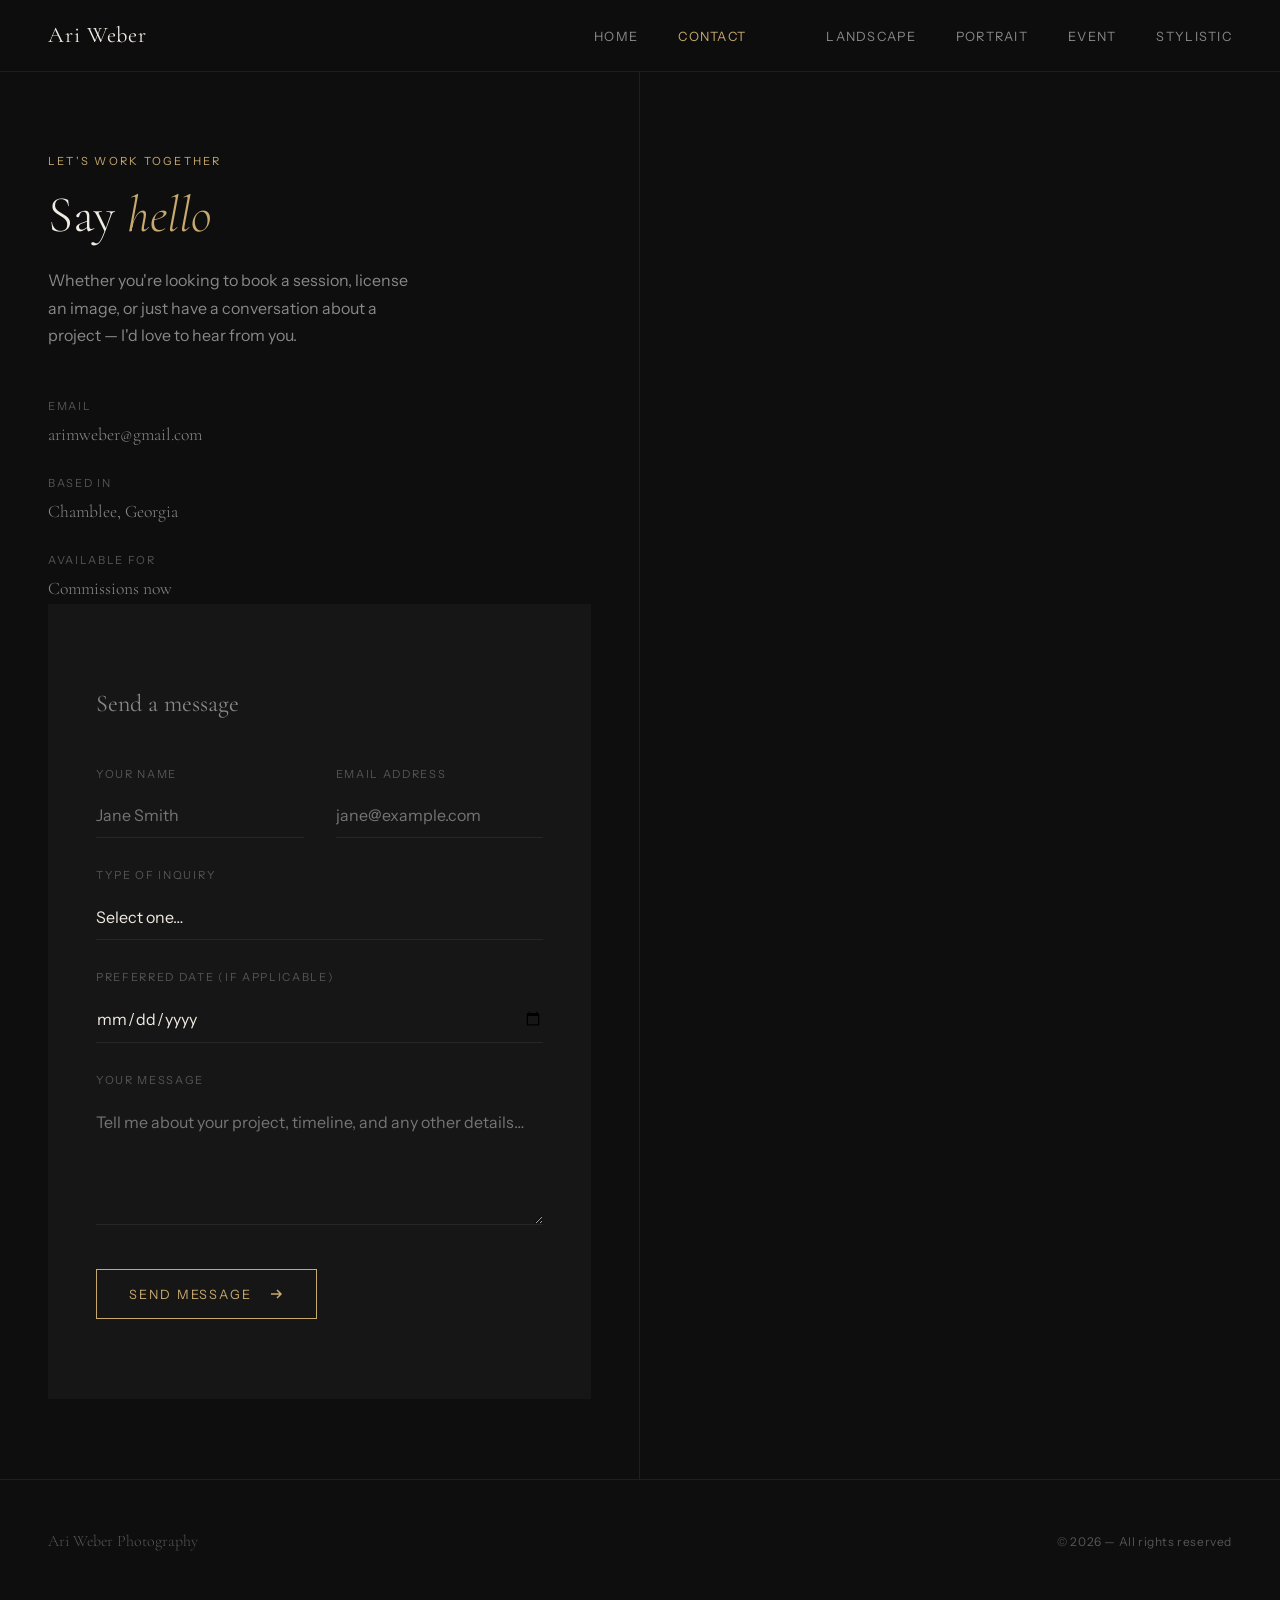
<file: pages/contact/index.html>
<!DOCTYPE html>
<html lang="en">

<head>
  <meta charset="UTF-8">
  <meta name="viewport" content="width=device-width, initial-scale=1.0">
  <title>Contact — Ari Weber Photography</title>
  <meta name="description" content="Book a photography session or get in touch.">
  <link rel="stylesheet" href="/css/style.css">
  <link rel="icon" href="/favicon.ico">

  <script type="application/ld+json">
{
  "@context": "https://schema.org",
  "@type": "BreadcrumbList",
  "itemListElement": [
    { "@type": "ListItem", "position": 1, "name": "Home", "item": "https://weberphoto.qzz.io" },
    { "@type": "ListItem", "position": 2, "name": "Contact", "item": "https://weberphoto.qzz.io/pages/contact" }
  ]
}
</script>
  <script async src="https://www.googletagmanager.com/gtag/js?id=G-SFC77JPPCZ"></script>
  <script>
    window.dataLayer = window.dataLayer || [];
    function gtag() { dataLayer.push(arguments); }
    gtag('js', new Date());

    gtag('config', 'G-SFC77JPPCZ');
  </script>
  <script type="text/javascript">
    (function (c, l, a, r, i, t, y) {
      c[a] = c[a] || function () { (c[a].q = c[a].q || []).push(arguments) };
      t = l.createElement(r); t.async = 1; t.src = "https://www.clarity.ms/tag/" + i;
      y = l.getElementsByTagName(r)[0]; y.parentNode.insertBefore(t, y);
    })(window, document, "clarity", "script", "w8kyhgi5ei");
  </script>
</head>

<body>

  <!-- ── Navigation ── -->
  <nav>
    <a href="/" class="nav-logo">Ari<span> </span>Weber</a>
    <ul class="nav-links">
      <li><a href="/">Home</a></li>
      <li><a href="/pages/contact" class="active">Contact</a></li>
      <li></li>
      <li><a href="/pages/landscape">Landscape</a></li>
      <li><a href="/pages/portrait">Portrait</a></li>
      <li><a href="/pages/event">Event</a></li>
      <li><a href="/pages/stylistic">Stylistic</a></li>
    </ul>
    <button class="nav-toggle" aria-label="Toggle menu">
      <span></span><span></span><span></span>
    </button>
  </nav>

  <main>
    <div class="contact-layout">

      <!-- ── Left: info ── -->
      <div class="contact-info">
        <div>
          <p class="section-label" style="margin-bottom:1rem;">Let's work together</p>
          <h1 class="contact-title">Say <em>hello</em></h1>
          <p class="contact-desc">
            Whether you're looking to book a session, license an image, or just have
            a conversation about a project — I'd love to hear from you.
          </p>
        </div>

        <div class="contact-detail">
          <div>
            <p class="contact-item-label">Email</p>
            <p class="contact-item-value">arimweber@gmail.com</p>
          </div>
          <div>
            <p class="contact-item-label">Based in</p>
            <p class="contact-item-value">Chamblee, Georgia</p>
          </div>
          <div>
            <p class="contact-item-label">Available for</p>
            <p class="contact-item-value">Commissions now</p>
          </div>
        </div>

        <div>
          <!-- <p class="contact-item-label" style="margin-bottom:1rem;">Follow</p>
          <div class="contact-social">
            <a href="https://instagram.com/yourhandle" target="_blank" rel="noopener" class="social-link">Instagram</a>
            <a href="https://vsco.co/yourhandle" target="_blank" rel="noopener" class="social-link">VSCO</a>
            <a href="https://500px.com/yourhandle" target="_blank" rel="noopener" class="social-link">500px</a>
          </div>
        </div> -->
      </div>

      <!-- ── Right: form ── -->
      <div class="contact-form-wrap">
        <p class="form-title">Send a message</p>

        <form id="contact-form" action="https://formspree.io/f/xqegjpjv" method="POST" novalidate>

          <!-- Formspree: redirect back here after submit -->
          <input type="hidden" name="_next" value="https://ari-weber.github.io/your-repo/pages/contact.html?sent=true">
          <!-- Formspree: custom email subject -->
          <input type="hidden" name="_subject" value="New inquiry from portfolio">
          <!-- Honeypot spam protection -->
          <input type="text" name="_gotcha" style="display:none">

          <div class="form-row">
            <div class="form-group">
              <label class="form-label" for="name">Your name</label>
              <input class="form-input" type="text" id="name" name="name" required autocomplete="name"
                placeholder="Jane Smith">
            </div>
            <div class="form-group">
              <label class="form-label" for="email">Email address</label>
              <input class="form-input" type="email" id="email" name="email" required autocomplete="email"
                placeholder="jane@example.com">
            </div>
          </div>

          <div class="form-group">
            <label class="form-label" for="subject">Type of inquiry</label>
            <select class="form-select" id="subject" name="subject">
              <option value="">Select one…</option>
              <option value="portrait-session">Portrait session</option>
              <option value="event-concert">Event / Concert</option>
              <option value="landscape-commission">Landscape commission</option>
              <option value="stylistic-project">Stylistic / Fine art project</option>
              <option value="licensing">Image licensing</option>
              <option value="other">Other</option>
            </select>
          </div>

          <div class="form-group">
            <label class="form-label" for="date">Preferred date (if applicable)</label>
            <input class="form-input" type="date" id="date" name="preferred_date">
          </div>

          <div class="form-group">
            <label class="form-label" for="message">Your message</label>
            <textarea class="form-textarea" id="message" name="message" required rows="5"
              placeholder="Tell me about your project, timeline, and any other details…"></textarea>
          </div>

          <div id="form-status" style="margin-bottom: 1rem; font-size: 0.85rem; display: none;"></div>

          <button type="submit" class="form-submit" id="submit-btn">
            Send message
            <svg viewBox="0 0 16 16" fill="none" stroke="currentColor" stroke-width="1.5">
              <path d="M3 8h10M9 4l4 4-4 4" />
            </svg>
          </button>

        </form>
      </div>

    </div>
  </main>

  <!-- ── Footer ── -->
  <footer>
    <p class="footer-brand">Ari Weber<span> </span>Photography</p>
    <p class="footer-copy">&copy; 2026 — All rights reserved</p>
  </footer>

  <script src="/js/main.js"></script>
  <script>
    // Handle success redirect (Formspree redirects back with ?sent=true)
    if (window.location.search.includes('sent=true')) {
      const status = document.getElementById('form-status');
      const form = document.getElementById('contact-form');
      if (form) form.style.display = 'none';
      if (status) {
        status.style.display = 'block';
        status.style.color = 'var(--accent)';
        status.style.fontSize = '1rem';
        status.innerHTML = '<p style="font-family:var(--serif);font-size:1.4rem;margin-bottom:0.5rem;">Message sent — thank you.</p><p style="color:var(--text-muted)">I\'ll be in touch within 48 hours.</p>';
      }
    }
  </script>

</body>

</html>
</file>
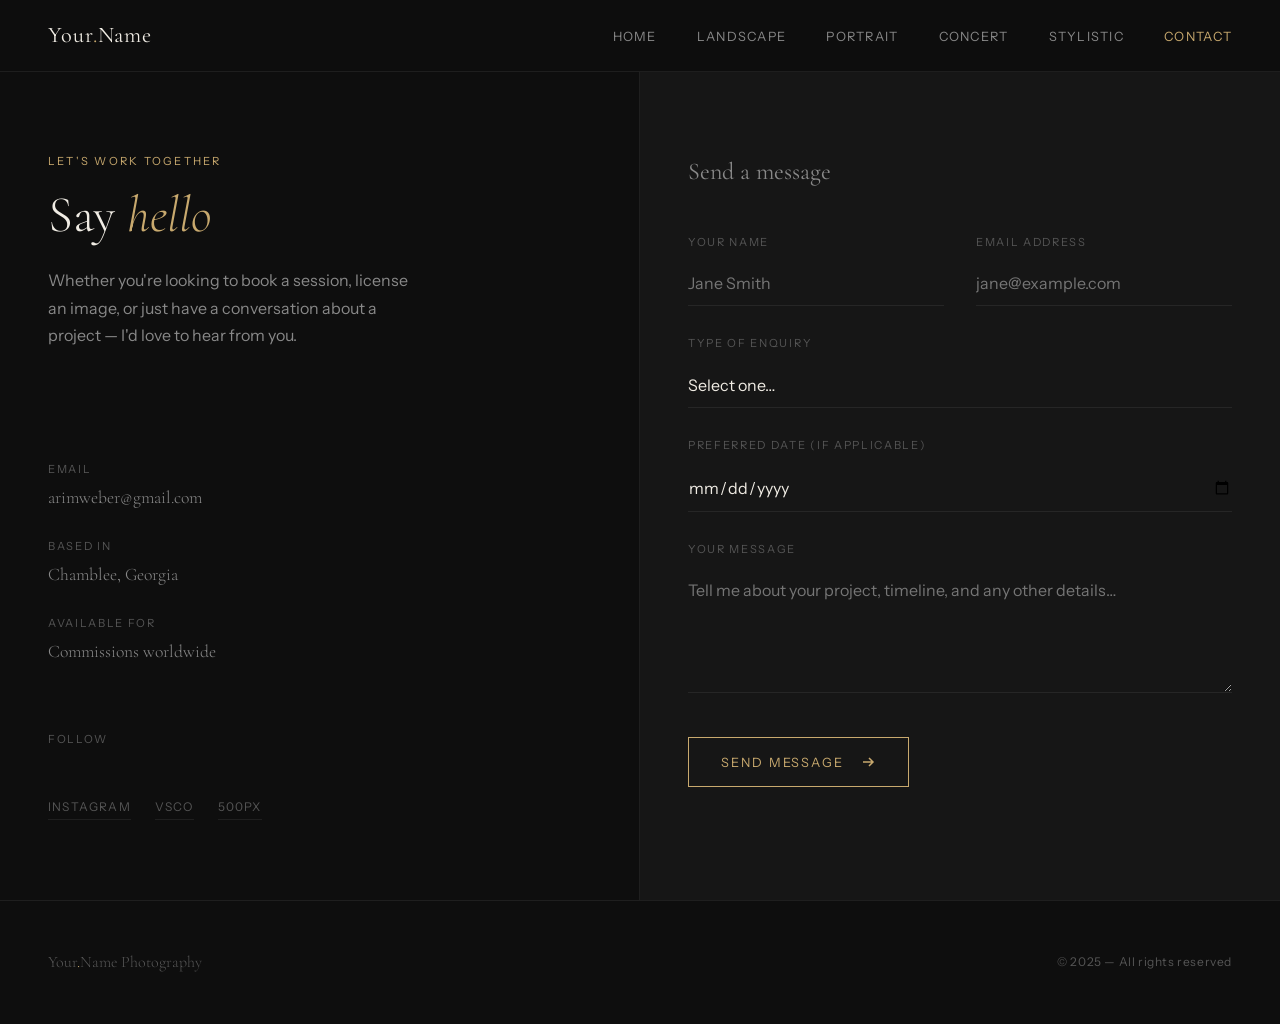
<file: pages/contact.html>
<!DOCTYPE html>
<html lang="en">
<head>
  <meta charset="UTF-8">
  <meta name="viewport" content="width=device-width, initial-scale=1.0">
  <title>Contact — Your Name Photography</title>
  <meta name="description" content="Book a photography session or get in touch.">
  <link rel="stylesheet" href="../css/style.css">

  <!-- Google tag (gtag.js) -->
<script async src="https://www.googletagmanager.com/gtag/js?id=G-SFC77JPPCZ"></script>
<script>
  window.dataLayer = window.dataLayer || [];
  function gtag(){dataLayer.push(arguments);}
  gtag('js', new Date());

  gtag('config', 'G-SFC77JPPCZ');
</script>
  <!-- Microsoft Clarity — paste your Clarity snippet here -->
</head>
<body>

  <!-- ── Navigation ── -->
  <nav>
    <a href="../index.html" class="nav-logo">Your<span>.</span>Name</a>
    <ul class="nav-links">
      <li><a href="../index.html">Home</a></li>
      <li><a href="landscape.html">Landscape</a></li>
      <li><a href="portrait.html">Portrait</a></li>
      <li><a href="concert.html">Concert</a></li>
      <li><a href="stylistic.html">Stylistic</a></li>
      <li><a href="contact.html" class="active">Contact</a></li>
    </ul>
    <button class="nav-toggle" aria-label="Toggle menu">
      <span></span><span></span><span></span>
    </button>
  </nav>

  <main>
    <div class="contact-layout">

      <!-- ── Left: info ── -->
      <div class="contact-info">
        <div>
          <p class="section-label" style="margin-bottom:1rem;">Let's work together</p>
          <h1 class="contact-title">Say <em>hello</em></h1>
          <p class="contact-desc">
            Whether you're looking to book a session, license an image, or just have 
            a conversation about a project — I'd love to hear from you.
          </p>
        </div>

        <div class="contact-detail">
          <div>
            <p class="contact-item-label">Email</p>
            <p class="contact-item-value">arimweber@gmail.com</p>
          </div>
          <div>
            <p class="contact-item-label">Based in</p>
            <p class="contact-item-value">Chamblee, Georgia</p>
          </div>
          <div>
            <p class="contact-item-label">Available for</p>
            <p class="contact-item-value">Commissions worldwide</p>
          </div>
        </div>

        <div>
          <p class="contact-item-label" style="margin-bottom:1rem;">Follow</p>
          <div class="contact-social">
            <a href="https://instagram.com/yourhandle" target="_blank" rel="noopener" class="social-link">Instagram</a>
            <a href="https://vsco.co/yourhandle" target="_blank" rel="noopener" class="social-link">VSCO</a>
            <a href="https://500px.com/yourhandle" target="_blank" rel="noopener" class="social-link">500px</a>
          </div>
        </div>
      </div>

      <!-- ── Right: form ── -->
      <div class="contact-form-wrap">
        <p class="form-title">Send a message</p>

        <!--
          ══════════════════════════════════════════════════════
          FORMSPREE SETUP (free, no server needed)

          1. Go to https://formspree.io and create a free account
          2. Create a new form — you'll get an endpoint like:
             https://formspree.io/f/xyzabcde
          3. Replace YOUR_FORM_ID below with that ID (just the letters/numbers part)
          4. Formspree will email you every submission for free (up to 50/month)
          5. To increase limits, upgrade at formspree.io (or try Web3Forms / Netlify Forms)

          Alternative: Web3Forms (https://web3forms.com) — also free, unlimited
          ══════════════════════════════════════════════════════
        -->

        <form id="contact-form" action="https://formspree.io/f/xqegjpjv" method="POST" novalidate>

          <!-- Formspree: redirect back here after submit -->
          <input type="hidden" name="_next" value="https://ari-weber.github.io/your-repo/pages/contact.html?sent=true">
          <!-- Formspree: custom email subject -->
          <input type="hidden" name="_subject" value="New enquiry from portfolio">
          <!-- Honeypot spam protection -->
          <input type="text" name="_gotcha" style="display:none">

          <div class="form-row">
            <div class="form-group">
              <label class="form-label" for="name">Your name</label>
              <input class="form-input" type="text" id="name" name="name" required autocomplete="name" placeholder="Jane Smith">
            </div>
            <div class="form-group">
              <label class="form-label" for="email">Email address</label>
              <input class="form-input" type="email" id="email" name="email" required autocomplete="email" placeholder="jane@example.com">
            </div>
          </div>

          <div class="form-group">
            <label class="form-label" for="subject">Type of enquiry</label>
            <select class="form-select" id="subject" name="subject">
              <option value="">Select one…</option>
              <option value="portrait-session">Portrait session</option>
              <option value="event-concert">Event / Concert</option>
              <option value="landscape-commission">Landscape commission</option>
              <option value="stylistic-project">Stylistic / Fine art project</option>
              <option value="licensing">Image licensing</option>
              <option value="other">Other</option>
            </select>
          </div>

          <div class="form-group">
            <label class="form-label" for="date">Preferred date (if applicable)</label>
            <input class="form-input" type="date" id="date" name="preferred_date">
          </div>

          <div class="form-group">
            <label class="form-label" for="message">Your message</label>
            <textarea class="form-textarea" id="message" name="message" required rows="5"
              placeholder="Tell me about your project, timeline, and any other details…"></textarea>
          </div>

          <div id="form-status" style="margin-bottom: 1rem; font-size: 0.85rem; display: none;"></div>

          <button type="submit" class="form-submit" id="submit-btn">
            Send message
            <svg viewBox="0 0 16 16" fill="none" stroke="currentColor" stroke-width="1.5">
              <path d="M3 8h10M9 4l4 4-4 4"/>
            </svg>
          </button>

        </form>
      </div>

    </div>
  </main>

  <!-- ── Footer ── -->
  <footer>
    <p class="footer-brand">Your<span>.</span>Name Photography</p>
    <p class="footer-copy">&copy; 2025 — All rights reserved</p>
  </footer>

  <script src="../js/main.js"></script>
  <script>
    // Handle success redirect (Formspree redirects back with ?sent=true)
    if (window.location.search.includes('sent=true')) {
      const status = document.getElementById('form-status');
      const form = document.getElementById('contact-form');
      if (form) form.style.display = 'none';
      if (status) {
        status.style.display = 'block';
        status.style.color = 'var(--accent)';
        status.style.fontSize = '1rem';
        status.innerHTML = '<p style="font-family:var(--serif);font-size:1.4rem;margin-bottom:0.5rem;">Message sent — thank you.</p><p style="color:var(--text-muted)">I\'ll be in touch within 48 hours.</p>';
      }
    }

    // Optional: AJAX submit (keeps user on page, no redirect)
    // Uncomment below if you prefer this over the redirect approach
    /*
    const form = document.getElementById('contact-form');
    form.addEventListener('submit', async (e) => {
      e.preventDefault();
      const btn = document.getElementById('submit-btn');
      const status = document.getElementById('form-status');
      btn.textContent = 'Sending…';
      btn.disabled = true;
      const data = new FormData(form);
      const res = await fetch(form.action, {
        method: 'POST', body: data,
        headers: { 'Accept': 'application/json' }
      });
      if (res.ok) {
        form.reset();
        status.style.display = 'block';
        status.style.color = 'var(--accent)';
        status.textContent = '✓ Message sent — I\'ll be in touch within 48 hours.';
      } else {
        status.style.display = 'block';
        status.style.color = '#e05c5c';
        status.textContent = 'Something went wrong. Please email me directly.';
      }
      btn.textContent = 'Send message';
      btn.disabled = false;
    });
    */
  </script>

</body>
</html>
</file>
<file: css/style.css>
@import url('https://fonts.googleapis.com/css2?family=Cormorant+Garamond:ital,wght@0,300;0,400;0,500;1,300;1,400&family=Instrument+Sans:wght@300;400;500&display=swap');

:root {
  --bg: #0e0e0e;
  --bg-card: #161616;
  --bg-elevated: #1e1e1e;
  --text: #f0ece4;
  --text-muted: #888;
  --text-dim: #555;
  --accent: #c8a96e;
  --accent-soft: rgba(200, 169, 110, 0.12);
  --border: rgba(255,255,255,0.07);
  --border-hover: rgba(200,169,110,0.3);
  --nav-height: 72px;
  --serif: 'Cormorant Garamond', Georgia, serif;
  --sans: 'Instrument Sans', system-ui, sans-serif;
  --transition: 0.3s cubic-bezier(0.4, 0, 0.2, 1);
}

*, *::before, *::after { box-sizing: border-box; margin: 0; padding: 0; }

html { scroll-behavior: smooth; }

body {
  background: var(--bg);
  color: var(--text);
  font-family: var(--sans);
  font-weight: 300;
  font-size: 16px;
  line-height: 1.7;
  -webkit-font-smoothing: antialiased;
}

/* ── Navigation ── */
nav {
  position: fixed;
  top: 0; left: 0; right: 0;
  height: var(--nav-height);
  background: rgba(14,14,14,0.92);
  backdrop-filter: blur(12px);
  -webkit-backdrop-filter: blur(12px);
  border-bottom: 1px solid var(--border);
  display: flex;
  align-items: center;
  justify-content: space-between;
  padding: 0 3rem;
  z-index: 100;
}

.nav-logo {
  font-family: var(--serif);
  font-size: 1.4rem;
  font-weight: 400;
  color: var(--text);
  text-decoration: none;
  letter-spacing: 0.04em;
}

.nav-logo span { color: var(--accent); }

.nav-links {
  display: flex;
  gap: 2.5rem;
  list-style: none;
}

.nav-links a {
  color: var(--text-muted);
  text-decoration: none;
  font-size: 0.8rem;
  letter-spacing: 0.1em;
  text-transform: uppercase;
  transition: color var(--transition);
}

.nav-links a:hover,
.nav-links a.active { color: var(--accent); }

.nav-toggle {
  display: none;
  background: none;
  border: none;
  cursor: pointer;
  padding: 8px;
  flex-direction: column;
  gap: 5px;
}

.nav-toggle span {
  display: block;
  width: 24px;
  height: 1px;
  background: var(--text);
  transition: var(--transition);
}

/* ── Page container ── */
main {
  padding-top: var(--nav-height);
  min-height: 100vh;
}

/* ── Hero ── */
.hero {
  position: relative;
  height: calc(100vh - var(--nav-height));
  display: flex;
  align-items: flex-end;
  padding: 0 3rem 4rem;
  overflow: hidden;
}

.hero-bg {
  position: absolute;
  inset: 0;
  background: linear-gradient(135deg, #1a1512 0%, #0e0e0e 50%, #0d1218 100%);
}

.hero-grid {
  position: absolute;
  inset: 0;
  display: grid;
  grid-template-columns: 1fr 1fr;
  grid-template-rows: 1fr 1fr;
  gap: 2px;
  opacity: 0.6;
}

.hero-img {
  width: 100%;
  height: 100%;
  object-fit: cover;
  filter: brightness(0.5) saturate(0.7);
  transition: filter var(--transition);
}

.hero-grid:hover .hero-img { filter: brightness(0.6) saturate(0.85); }

.hero-overlay {
  position: absolute;
  inset: 0;
  background: linear-gradient(to top, rgba(14,14,14,0.95) 0%, rgba(14,14,14,0.3) 50%, transparent 100%);
}

.hero-content {
  position: relative;
  z-index: 2;
  max-width: 640px;
}

.hero-eyebrow {
  font-family: var(--sans);
  font-size: 0.75rem;
  letter-spacing: 0.2em;
  text-transform: uppercase;
  color: var(--accent);
  margin-bottom: 1rem;
}

.hero-title {
  font-family: var(--serif);
  font-size: clamp(3rem, 7vw, 5.5rem);
  font-weight: 300;
  line-height: 1.05;
  letter-spacing: -0.01em;
  color: var(--text);
  margin-bottom: 1.5rem;
}

.hero-title em {
  font-style: italic;
  color: var(--accent);
}

.hero-subtitle {
  font-size: 1rem;
  color: var(--text-muted);
  font-weight: 300;
  max-width: 400px;
  margin-bottom: 2.5rem;
}

.hero-cta {
  display: inline-flex;
  align-items: center;
  gap: 0.75rem;
  color: var(--text);
  text-decoration: none;
  font-size: 0.8rem;
  letter-spacing: 0.1em;
  text-transform: uppercase;
  border-bottom: 1px solid var(--accent);
  padding-bottom: 4px;
  transition: color var(--transition), gap var(--transition);
}

.hero-cta:hover { color: var(--accent); gap: 1.25rem; }

/* ── Section headers ── */
.section-header {
  padding: 5rem 3rem 3rem;
  display: flex;
  align-items: baseline;
  justify-content: space-between;
  border-bottom: 1px solid var(--border);
}

.section-label {
  font-family: var(--sans);
  font-size: 0.7rem;
  letter-spacing: 0.2em;
  text-transform: uppercase;
  color: var(--accent);
  margin-bottom: 0.5rem;
}

.section-title {
  font-family: var(--serif);
  font-size: clamp(2rem, 4vw, 3rem);
  font-weight: 300;
  color: var(--text);
}

.section-link {
  color: var(--text-muted);
  text-decoration: none;
  font-size: 0.75rem;
  letter-spacing: 0.12em;
  text-transform: uppercase;
  border-bottom: 1px solid var(--border);
  padding-bottom: 2px;
  transition: color var(--transition), border-color var(--transition);
  white-space: nowrap;
}

.section-link:hover { color: var(--accent); border-color: var(--accent); }

/* ── Category grid ── */
.categories-grid {
  display: grid;
  grid-template-columns: repeat(3, 1fr);
  gap: 2px;
  padding: 2px;
}

.category-card {
  position: relative;
  aspect-ratio: 4/3;
  overflow: hidden;
  cursor: pointer;
  text-decoration: none;
  display: block;
}

.category-card img {
  width: 100%;
  height: 100%;
  object-fit: cover;
  filter: brightness(0.55) saturate(0.7);
  transition: transform 0.7s cubic-bezier(0.4,0,0.2,1), filter 0.5s ease;
}

.category-card:hover img {
  transform: scale(1.05);
  filter: brightness(0.7) saturate(0.9);
}

.category-overlay {
  position: absolute;
  inset: 0;
  background: linear-gradient(to top, rgba(14,14,14,0.85) 0%, transparent 60%);
  display: flex;
  flex-direction: column;
  justify-content: flex-end;
  padding: 2rem;
  transition: background var(--transition);
}

.category-card:hover .category-overlay {
  background: linear-gradient(to top, rgba(14,14,14,0.75) 0%, transparent 70%);
}

.category-count {
  font-size: 0.7rem;
  letter-spacing: 0.15em;
  text-transform: uppercase;
  color: var(--accent);
  margin-bottom: 0.5rem;
}

.category-name {
  font-family: var(--serif);
  font-size: 1.6rem;
  font-weight: 300;
  color: var(--text);
  line-height: 1.1;
}

.category-arrow {
  position: absolute;
  top: 1.5rem;
  right: 1.5rem;
  width: 36px;
  height: 36px;
  border: 1px solid rgba(255,255,255,0.2);
  border-radius: 50%;
  display: flex;
  align-items: center;
  justify-content: center;
  opacity: 0;
  transform: translateY(-4px);
  transition: opacity var(--transition), transform var(--transition), border-color var(--transition);
}

.category-card:hover .category-arrow {
  opacity: 1;
  transform: translateY(0);
  border-color: var(--accent);
}

.category-arrow svg { width: 14px; height: 14px; fill: var(--accent); }

/* ── Featured photos ── */
.featured-grid {
  display: grid;
  grid-template-columns: 2fr 1fr;
  grid-template-rows: auto auto;
  gap: 2px;
  padding: 2px;
}

.featured-large { grid-row: 1 / 3; }

.featured-item {
  position: relative;
  overflow: hidden;
  aspect-ratio: 4/3;
  min-height: 0;
}

.featured-large { aspect-ratio: 3/4; }

.featured-item img {
  width: 100%;
  height: 100%;
  object-fit: cover;
  filter: brightness(0.6) saturate(0.75);
  transition: transform 0.6s cubic-bezier(0.4,0,0.2,1), filter 0.4s ease;
}

.featured-item:hover img {
  transform: scale(1.04);
  filter: brightness(0.75) saturate(1);
}

.featured-caption {
  position: absolute;
  bottom: 0; left: 0; right: 0;
  padding: 1.5rem;
  background: linear-gradient(to top, rgba(14,14,14,0.9) 0%, transparent 100%);
  transform: translateY(100%);
  transition: transform var(--transition);
}

.featured-item:hover .featured-caption { transform: translateY(0); }

.featured-caption p {
  font-family: var(--serif);
  font-style: italic;
  font-size: 0.95rem;
  color: var(--text-muted);
}

/* ── Gallery page ── */
.gallery-header {
  padding: 5rem 3rem 3rem;
  border-bottom: 1px solid var(--border);
}

.gallery-eyebrow {
  font-size: 0.7rem;
  letter-spacing: 0.2em;
  text-transform: uppercase;
  color: var(--accent);
  margin-bottom: 0.75rem;
}

.gallery-title {
  font-family: var(--serif);
  font-size: clamp(2.5rem, 5vw, 4rem);
  font-weight: 300;
  line-height: 1.1;
}

.gallery-desc {
  color: var(--text-muted);
  font-weight: 300;
  max-width: 500px;
  margin-top: 1rem;
}

.gallery-masonry {
  columns: 3;
  column-gap: 2px;
  padding: 2px;
}

.gallery-masonry .photo-item {
  break-inside: avoid;
  margin-bottom: 2px;
  position: relative;
  overflow: hidden;
  cursor: pointer;
}

.gallery-masonry .photo-item img {
  width: 100%;
  display: block;
  filter: brightness(0.7) saturate(0.75);
  transition: transform 0.6s cubic-bezier(0.4,0,0.2,1), filter 0.4s ease;
}

.gallery-masonry .photo-item:hover img {
  transform: scale(1.03);
  filter: brightness(0.9) saturate(1);
}

/* ── Lightbox ── */
.lightbox {
  display: none;
  position: fixed;
  inset: 0;
  background: rgba(0,0,0,0.95);
  z-index: 1000;
  align-items: center;
  justify-content: center;
}

.lightbox.open { display: flex; }

.lightbox-img {
  max-width: 90vw;
  max-height: 90vh;
  object-fit: contain;
}

.lightbox-close {
  position: absolute;
  top: 1.5rem;
  right: 2rem;
  background: none;
  border: none;
  color: var(--text-muted);
  font-size: 2rem;
  cursor: pointer;
  transition: color var(--transition);
  line-height: 1;
}

.lightbox-close:hover { color: var(--text); }

/* ── Contact page ── */
.contact-layout {
  display: grid;
  grid-template-columns: 1fr 1fr;
  min-height: calc(100vh - var(--nav-height));
}

.contact-info {
  padding: 5rem 3rem;
  border-right: 1px solid var(--border);
  display: flex;
  flex-direction: column;
  justify-content: space-between;
}

.contact-title {
  font-family: var(--serif);
  font-size: clamp(2.5rem, 4vw, 3.5rem);
  font-weight: 300;
  line-height: 1.1;
  margin-bottom: 1.5rem;
}

.contact-title em { font-style: italic; color: var(--accent); }

.contact-desc {
  color: var(--text-muted);
  font-weight: 300;
  max-width: 360px;
  margin-bottom: 3rem;
}

.contact-detail {
  display: flex;
  flex-direction: column;
  gap: 1.5rem;
}

.contact-item-label {
  font-size: 0.7rem;
  letter-spacing: 0.15em;
  text-transform: uppercase;
  color: var(--text-dim);
  margin-bottom: 0.25rem;
}

.contact-item-value {
  font-family: var(--serif);
  font-size: 1.1rem;
  color: var(--text-muted);
}

.contact-social {
  display: flex;
  gap: 1.5rem;
  margin-top: 3rem;
}

.social-link {
  font-size: 0.75rem;
  letter-spacing: 0.1em;
  text-transform: uppercase;
  color: var(--text-dim);
  text-decoration: none;
  border-bottom: 1px solid var(--border);
  padding-bottom: 2px;
  transition: color var(--transition), border-color var(--transition);
}

.social-link:hover { color: var(--accent); border-color: var(--accent); }

/* ── Form ── */
.contact-form-wrap {
  padding: 5rem 3rem;
  background: var(--bg-card);
}

.form-title {
  font-family: var(--serif);
  font-size: 1.5rem;
  font-weight: 400;
  color: var(--text-muted);
  margin-bottom: 2.5rem;
}

.form-group {
  margin-bottom: 1.75rem;
}

.form-label {
  display: block;
  font-size: 0.7rem;
  letter-spacing: 0.15em;
  text-transform: uppercase;
  color: var(--text-dim);
  margin-bottom: 0.6rem;
}

.form-input,
.form-textarea,
.form-select {
  width: 100%;
  background: transparent;
  border: none;
  border-bottom: 1px solid var(--border);
  padding: 0.75rem 0;
  color: var(--text);
  font-family: var(--sans);
  font-size: 1rem;
  font-weight: 300;
  outline: none;
  transition: border-color var(--transition);
  -webkit-appearance: none;
  appearance: none;
  border-radius: 0;
}

.form-input:focus,
.form-textarea:focus,
.form-select:focus {
  border-color: var(--accent);
}

.form-select {
  background: transparent;
  cursor: pointer;
}

.form-select option {
  background: var(--bg-card);
  color: var(--text);
}

.form-textarea {
  resize: vertical;
  min-height: 120px;
}

.form-row {
  display: grid;
  grid-template-columns: 1fr 1fr;
  gap: 2rem;
}

.form-submit {
  display: inline-flex;
  align-items: center;
  gap: 1rem;
  background: transparent;
  border: 1px solid var(--accent);
  color: var(--accent);
  padding: 1rem 2rem;
  font-family: var(--sans);
  font-size: 0.8rem;
  letter-spacing: 0.15em;
  text-transform: uppercase;
  cursor: pointer;
  transition: background var(--transition), color var(--transition);
  margin-top: 0.5rem;
}

.form-submit:hover {
  background: var(--accent);
  color: var(--bg);
}

.form-submit svg {
  width: 16px;
  height: 16px;
  transition: transform var(--transition);
}

.form-submit:hover svg { transform: translateX(4px); }

/* ── Footer ── */
footer {
  padding: 3rem;
  border-top: 1px solid var(--border);
  display: flex;
  align-items: center;
  justify-content: space-between;
}

.footer-brand {
  font-family: var(--serif);
  font-size: 1rem;
  color: var(--text-dim);
}

.footer-brand span { color: var(--accent); }

.footer-copy {
  font-size: 0.75rem;
  color: var(--text-dim);
  letter-spacing: 0.05em;
}

/* ── Placeholder images (gradient stands) ── */
.img-placeholder {
  width: 100%;
  height: 100%;
  display: block;
  background: linear-gradient(135deg, #1a1a1a 0%, #2a2a2a 50%, #1a1a1a 100%);
}

/* ── Animations ── */
@keyframes fadeUp {
  from { opacity: 0; transform: translateY(24px); }
  to   { opacity: 1; transform: translateY(0); }
}

.fade-up {
  opacity: 0;
  animation: fadeUp 0.8s cubic-bezier(0.4,0,0.2,1) forwards;
}

.fade-up-1 { animation-delay: 0.1s; }
.fade-up-2 { animation-delay: 0.25s; }
.fade-up-3 { animation-delay: 0.4s; }

/* ── Responsive ── */
@media (max-width: 900px) {
  nav { padding: 0 1.5rem; }
  .nav-links { display: none; }
  .nav-links.open {
    display: flex;
    flex-direction: column;
    position: fixed;
    top: var(--nav-height);
    left: 0; right: 0;
    background: var(--bg);
    padding: 2rem;
    border-bottom: 1px solid var(--border);
    gap: 1.5rem;
  }
  .nav-toggle { display: flex; }

  .hero { padding: 0 1.5rem 3rem; height: auto; min-height: calc(100svh - var(--nav-height)); }
  .hero-title { font-size: 2.5rem; }

  /* Show only 2 hero images in a single column on tablet */
  .hero-grid { grid-template-columns: 1fr 1fr; grid-template-rows: 1fr; }
  .hero-grid .hero-img:nth-child(3),
  .hero-grid .hero-img:nth-child(4) { display: none; }

  .section-header { padding: 3rem 1.5rem 2rem; flex-direction: column; gap: 1rem; }

  .categories-grid { grid-template-columns: 1fr 1fr; }
  /* Override any inline span-2 on smaller screens */
  .categories-grid .category-card[style*="span 2"] { grid-column: span 1 !important; }

  .featured-grid { grid-template-columns: 1fr; }
  .featured-large { aspect-ratio: 16/10; grid-row: auto; }
  .featured-item { aspect-ratio: 16/10; }

  .gallery-header { padding: 3rem 1.5rem 2rem; }
  .gallery-masonry { columns: 2; }

  .contact-layout { grid-template-columns: 1fr; }
  .contact-info { padding: 3rem 1.5rem; border-right: none; border-bottom: 1px solid var(--border); }
  .contact-form-wrap { padding: 3rem 1.5rem; }
  .form-row { grid-template-columns: 1fr; gap: 0; }

  /* Availability strip */
  .availability-strip { padding: 3rem 1.5rem !important; flex-direction: column; align-items: flex-start !important; }

  footer { padding: 2rem 1.5rem; flex-direction: column; gap: 1rem; text-align: center; }
}

@media (max-width: 600px) {
  /* Single column everything */
  .categories-grid { grid-template-columns: 1fr; }
  .categories-grid .category-card[style*="span 2"] { grid-column: span 1 !important; }

  /* Single hero image, taller crop */
  .hero-grid { grid-template-columns: 1fr; grid-template-rows: 1fr; }
  .hero-grid .hero-img:nth-child(2),
  .hero-grid .hero-img:nth-child(3),
  .hero-grid .hero-img:nth-child(4) { display: none; }
  .hero-grid .hero-img:first-child { filter: brightness(0.45) saturate(0.6); }

  .hero-title { font-size: 2.1rem; }
  .hero-subtitle { font-size: 0.9rem; }

  .section-header { padding: 2.5rem 1rem 1.5rem; }
  .section-title { font-size: 1.6rem; }

  .category-card { aspect-ratio: 3/2; }
  .category-name { font-size: 1.3rem; }

  .featured-large, .featured-item { aspect-ratio: 4/3; }

  .gallery-masonry { columns: 1; }

  .contact-info { padding: 2.5rem 1rem; }
  .contact-form-wrap { padding: 2.5rem 1rem; }
  .contact-title { font-size: 2.2rem; }

  /* Availability strip */
  .availability-strip { padding: 2.5rem 1rem !important; }
  .availability-strip h3 { font-size: 1.4rem !important; }

  footer { padding: 1.5rem 1rem; }
}
</file>
